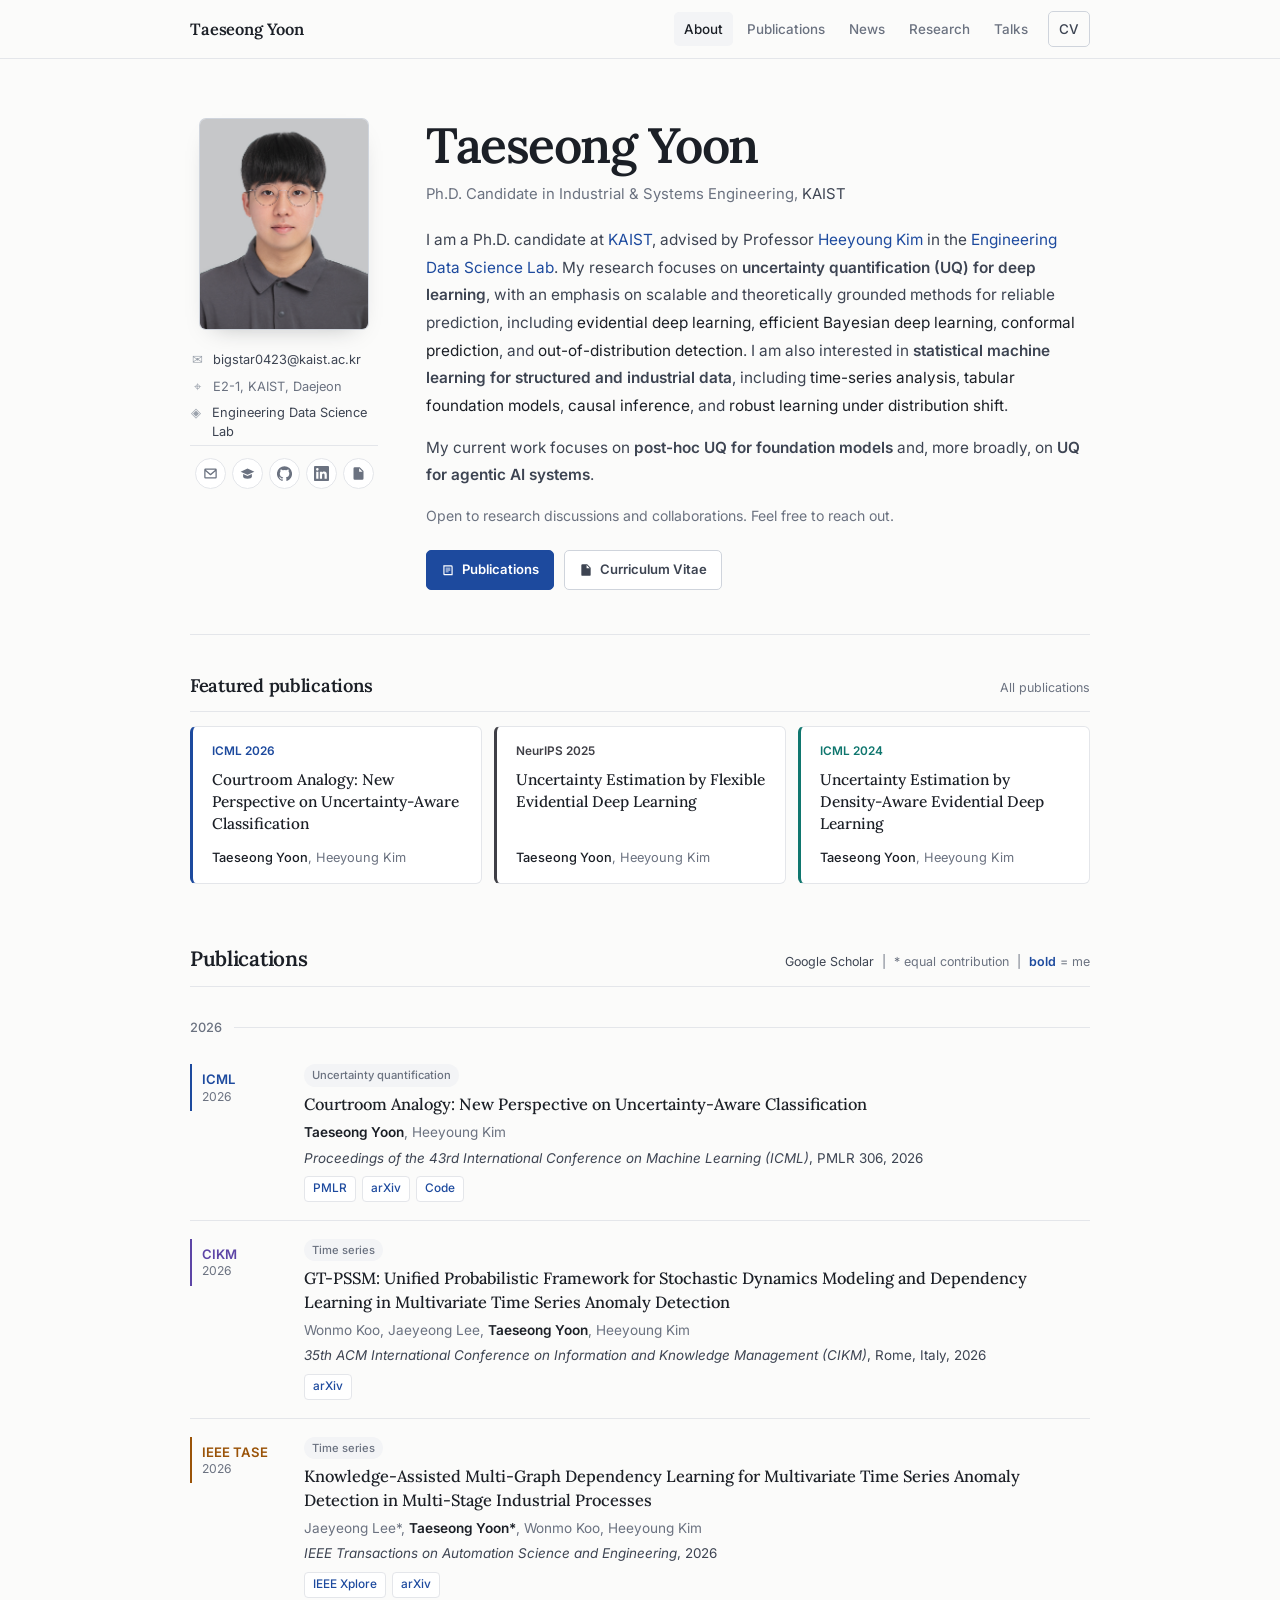
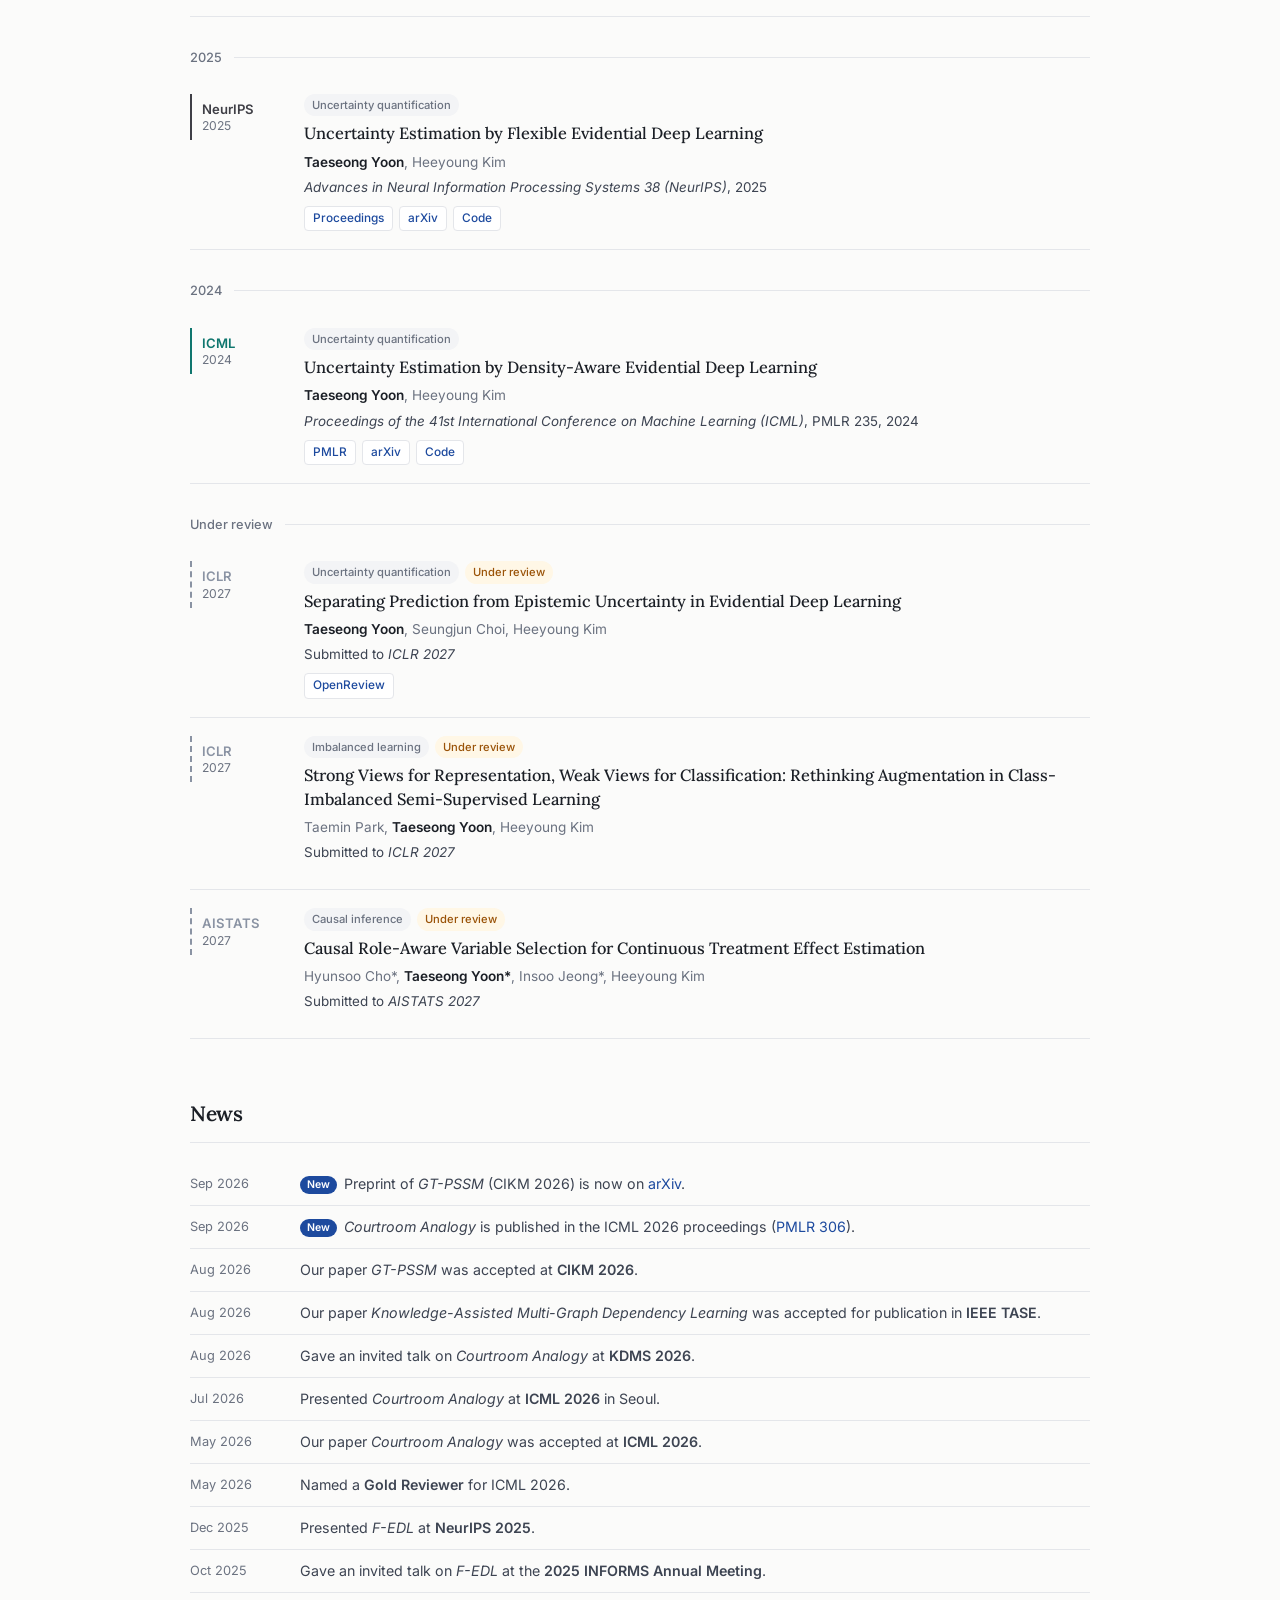
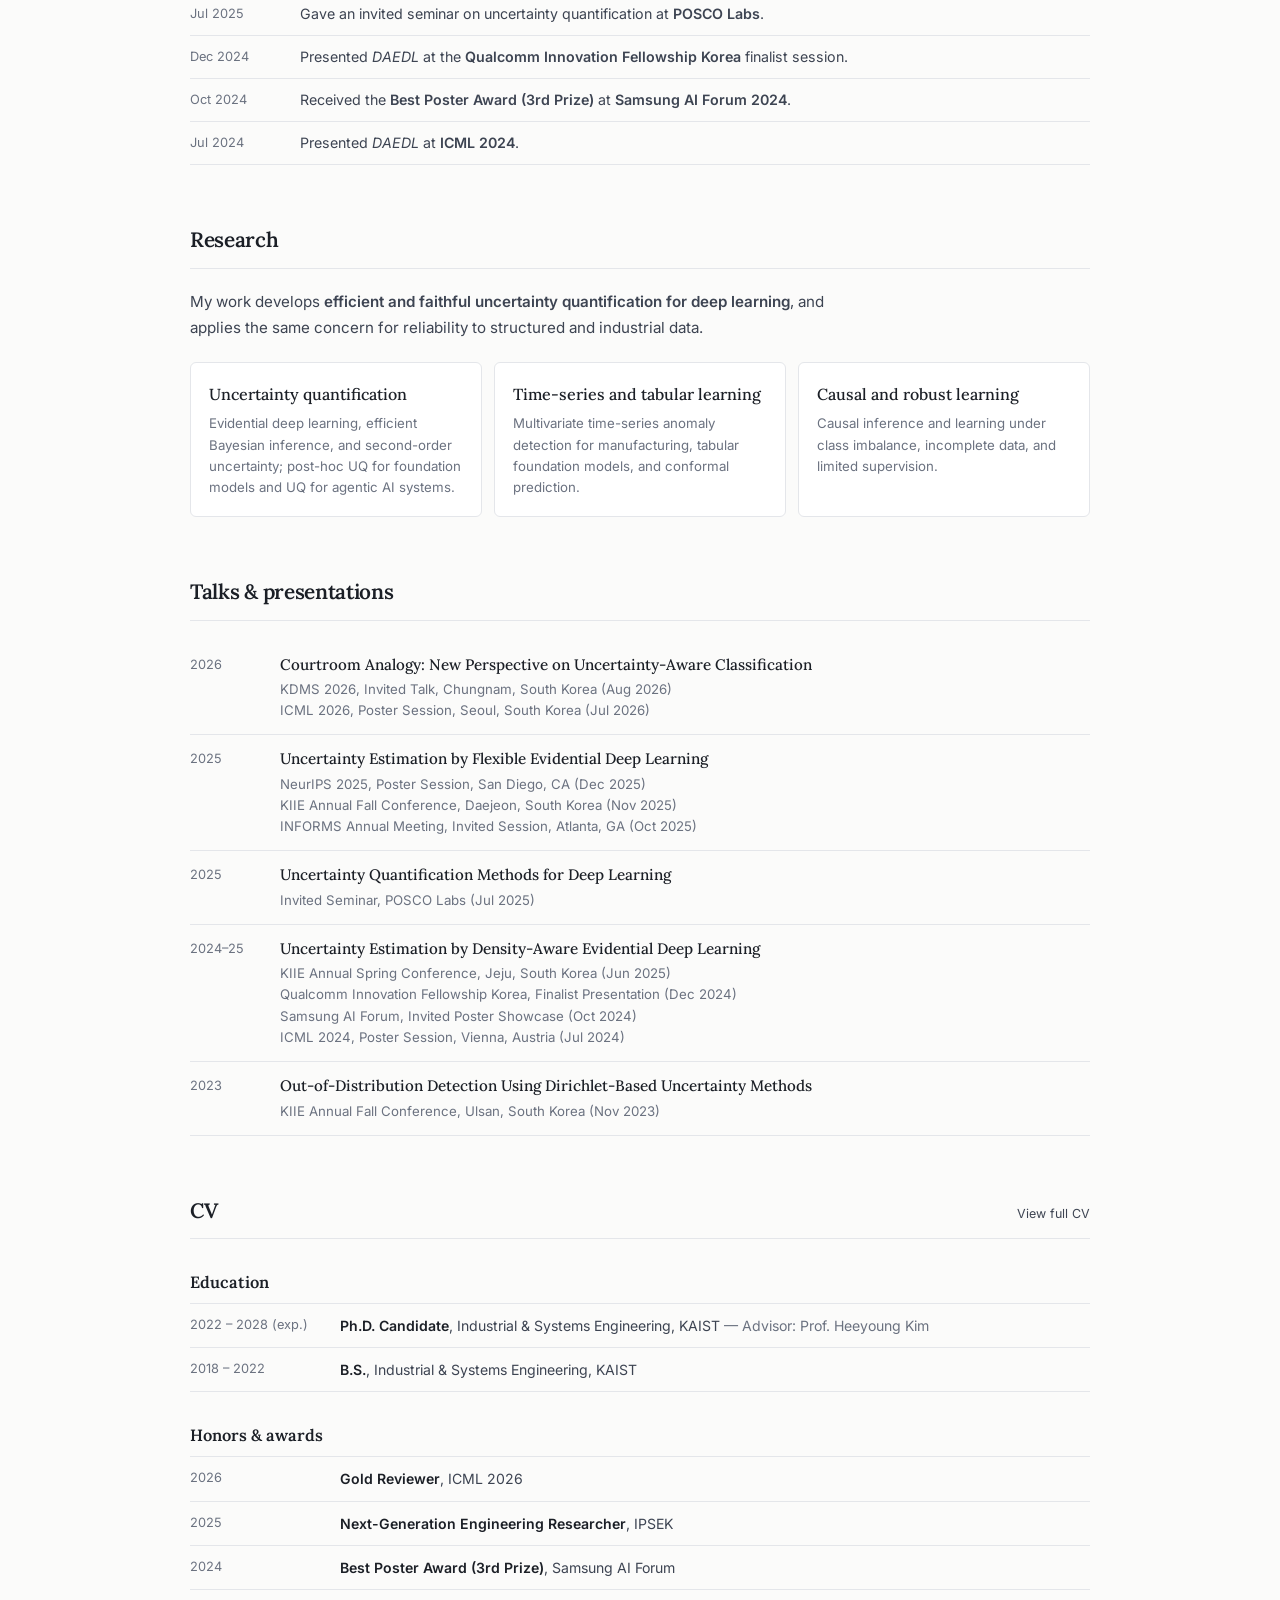
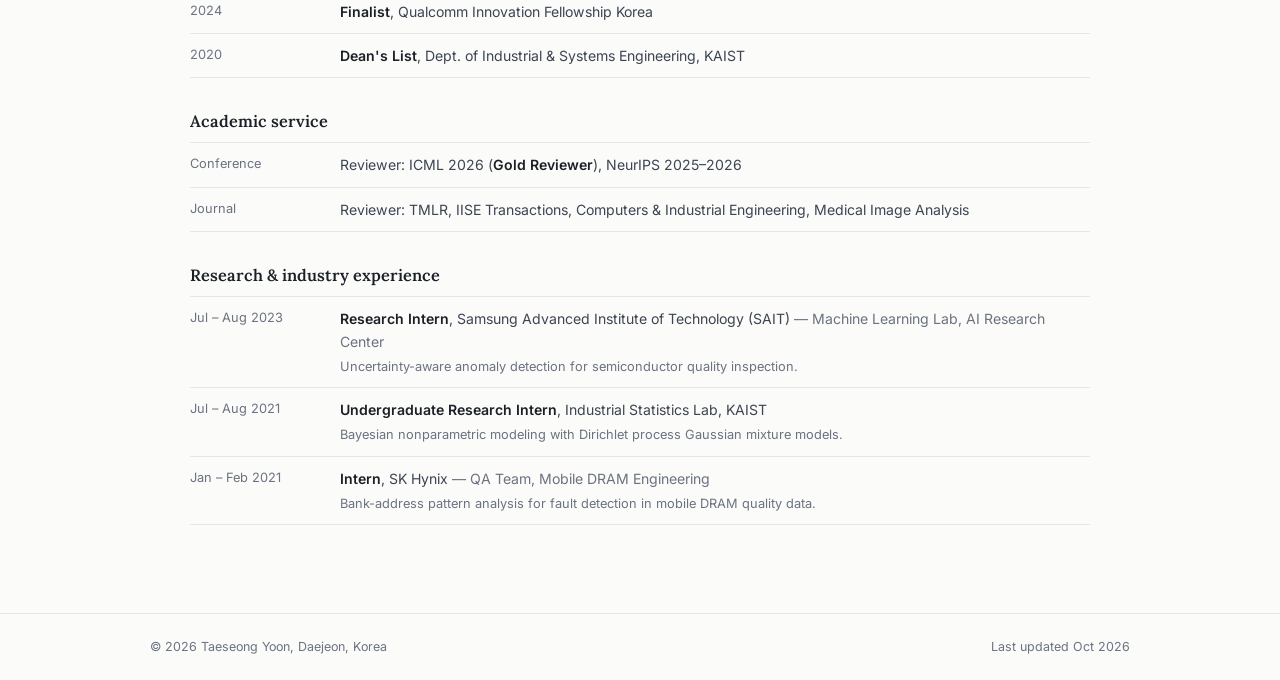
<file: index.html>
<!DOCTYPE html>
<html lang="en">
<head>
<meta charset="utf-8"/>
<meta content="width=device-width, initial-scale=1.0" name="viewport"/>
<title>Taeseong Yoon</title>
<meta content="Taeseong Yoon — Ph.D. candidate at KAIST. Uncertainty quantification for deep learning." name="description"/>
<meta content="Taeseong Yoon" name="author"/>
<meta content="website" property="og:type"/>
<meta content="Taeseong Yoon — KAIST" property="og:title"/>
<meta content="Ph.D. candidate at KAIST researching uncertainty quantification for deep learning." property="og:description"/>
<link href="https://fonts.googleapis.com" rel="preconnect"/>
<link crossorigin="" href="https://fonts.gstatic.com" rel="preconnect"/>
<link href="https://fonts.googleapis.com/css2?family=Inter:wght@400;500;600&amp;family=Lora:ital,wght@0,400;0,500;0,600;1,400;1,500&amp;display=swap" rel="stylesheet"/>
<link href="style.css?v=20261006" rel="stylesheet"/>
</head>
<body>
<a class="skip-link" href="#main">Skip to content</a>
<header class="topbar">
<nav aria-label="Primary" class="nav">
<a class="brand" href="#home">Taeseong Yoon</a>
<button aria-expanded="false" aria-label="Toggle navigation" class="nav-toggle"><span></span><span></span><span></span></button>
<ul class="nav-links" id="nav-links">
<li><a class="active" href="#home">About</a></li>
<li><a href="#publications">Publications</a></li>
<li><a href="#news">News</a></li>
<li><a href="#research">Research</a></li>
<li><a href="#talks">Talks</a></li>
<li><a class="nav-cv" href="cv.html">CV</a></li>
</ul>
</nav>
</header>
<main id="main">

<!-- Hero -->
<section class="hero" id="home">
<aside class="profile">
<div aria-label="Profile photo of Taeseong Yoon" class="profile-photo">
<img alt="Portrait of Taeseong Yoon" class="profile-image" decoding="async" fetchpriority="high" height="180" id="profile-image" loading="eager" onerror="this.hidden=true" src="assets/KakaoTalk_20260701_191512705.jpg?v=20260813f" width="180"/>
<span aria-hidden="true" class="photo-fallback">TY</span>
</div>
<div>
<ul class="contact-list">
<li><span aria-hidden="true" class="icon">✉</span><a href="mailto:bigstar0423@kaist.ac.kr">bigstar0423@kaist.ac.kr</a></li>
<li><span aria-hidden="true" class="icon">⌖</span>E2-1, KAIST, Daejeon</li>
<li><span aria-hidden="true" class="icon">◈</span><a href="https://eds.kaist.ac.kr/">Engineering Data Science Lab</a></li>
</ul>
<div class="socials">
<a aria-label="Email" href="mailto:bigstar0423@kaist.ac.kr" title="Email"><svg fill="currentColor" height="15" viewbox="0 0 24 24" width="15"><path d="M2 6a2 2 0 0 1 2-2h16a2 2 0 0 1 2 2v12a2 2 0 0 1-2 2H4a2 2 0 0 1-2-2V6Zm2.4 0L12 12.5 19.6 6H4.4ZM20 8.3l-7.4 6.4a1 1 0 0 1-1.2 0L4 8.3V18h16V8.3Z"></path></svg></a>
<a aria-label="Google Scholar" href="https://scholar.google.com/citations?hl=ko&amp;user=MSiVD2gAAAAJ" title="Google Scholar"><svg fill="currentColor" height="15" viewbox="0 0 24 24" width="15"><path d="M12 14 1 9l11-5 11 5-11 5Zm0 2 7-3.2v4.4c0 1.7-3.1 3.2-7 3.2s-7-1.5-7-3.2v-4.4L12 16Z"></path></svg></a>
<a aria-label="GitHub" href="https://github.com/TaeseongYoon" title="GitHub"><svg fill="currentColor" height="15" viewbox="0 0 24 24" width="15"><path d="M12 .5a12 12 0 0 0-3.8 23.4c.6.1.8-.3.8-.6v-2c-3.3.7-4-1.4-4-1.4-.6-1.4-1.4-1.8-1.4-1.8-1.1-.8.1-.8.1-.8 1.2.1 1.9 1.2 1.9 1.2 1.1 1.9 2.9 1.4 3.6 1 .1-.8.4-1.4.8-1.7-2.7-.3-5.5-1.3-5.5-6 0-1.3.5-2.4 1.2-3.2-.1-.3-.5-1.5.1-3.1 0 0 1-.3 3.3 1.2a11 11 0 0 1 6 0c2.3-1.5 3.3-1.2 3.3-1.2.6 1.6.2 2.8.1 3.1.8.8 1.2 1.9 1.2 3.2 0 4.6-2.8 5.7-5.5 6 .4.4.8 1.1.8 2.2v3.3c0 .3.2.7.8.6A12 12 0 0 0 12 .5Z"></path></svg></a>
<a aria-label="LinkedIn" href="https://www.linkedin.com/in/taeseong-yoon-3ba757208" title="LinkedIn"><svg fill="currentColor" height="15" viewbox="0 0 24 24" width="15"><path d="M20.45 20.45h-3.55v-5.57c0-1.33-.03-3.04-1.85-3.04-1.85 0-2.14 1.45-2.14 2.94v5.67H9.36V9h3.41v1.56h.05c.48-.9 1.64-1.85 3.37-1.85 3.6 0 4.27 2.37 4.27 5.45v6.29ZM5.34 7.43a2.06 2.06 0 1 1 0-4.12 2.06 2.06 0 0 1 0 4.12ZM7.12 20.45H3.56V9h3.56v11.45ZM22.22 0H1.77C.79 0 0 .78 0 1.74v20.52C0 23.22.79 24 1.77 24h20.45c.98 0 1.78-.78 1.78-1.74V1.74C24 .78 23.2 0 22.22 0Z"></path></svg></a>
<a aria-label="CV" href="cv.html" title="CV"><svg fill="currentColor" height="15" viewbox="0 0 24 24" width="15"><path d="M14 2H6a2 2 0 0 0-2 2v16a2 2 0 0 0 2 2h12a2 2 0 0 0 2-2V8l-6-6Zm-1 7V3.5L18.5 9H13Z"></path></svg></a>
</div>
</div>
</aside>
<div>
<div class="hero-head">
<h1 class="display">Taeseong Yoon</h1>
<p class="subtitle">Ph.D. Candidate in Industrial &amp; Systems Engineering, <a href="https://kaist.ac.kr">KAIST</a></p>
</div>
<div class="bio">
<p>
I am a Ph.D. candidate at <a href="https://kaist.ac.kr">KAIST</a>, advised by
Professor <a href="https://eds.kaist.ac.kr/">Heeyoung Kim</a> in the
<a href="https://eds.kaist.ac.kr/">Engineering Data Science Lab</a>.
My research focuses on <strong>uncertainty quantification (UQ) for deep learning</strong>,
with an emphasis on scalable and theoretically grounded methods for reliable prediction,
including <em>evidential deep learning</em>, <em>efficient Bayesian deep learning</em>,
<em>conformal prediction</em>, and <em>out-of-distribution detection</em>.
I am also interested in <strong>statistical machine learning for structured and industrial data</strong>,
including <em>time-series analysis</em>, <em>tabular foundation models</em>,
<em>causal inference</em>, and <em>robust learning under distribution shift</em>.
</p>
<p>
My current work focuses on <strong>post-hoc UQ for foundation models</strong> and, more broadly,
on <strong>UQ for agentic AI systems</strong>.
</p>
<p class="open-to">Open to research discussions and collaborations. Feel free to reach out.</p>
<div class="cv-cta">
<a class="cv-btn" href="#publications">
<svg fill="currentColor" height="14" viewbox="0 0 24 24" width="14"><path d="M4 4h13.5a2.5 2.5 0 0 1 2.5 2.5V20a1 1 0 0 1-1 1H6a2 2 0 0 1-2-2V4Zm2 14a1 1 0 0 0 1 1h11V6.5a.5.5 0 0 0-.5-.5H6v12ZM8 8h8v1.5H8V8Zm0 3.25h8v1.5H8v-1.5ZM8 14.5h5V16H8v-1.5Z"></path></svg>
Publications
</a>
<a class="cv-btn cv-btn-outline" href="cv.html">
<svg fill="currentColor" height="14" viewbox="0 0 24 24" width="14"><path d="M14 2H6a2 2 0 0 0-2 2v16a2 2 0 0 0 2 2h12a2 2 0 0 0 2-2V8l-6-6Zm-1 7V3.5L18.5 9H13Z"></path></svg>
Curriculum Vitae
</a>
</div>
</div>
</div>
</section>

<!-- Featured publications -->
<section aria-labelledby="featured-publications-title" class="featured-pubs-wrap">
<div class="featured-pubs-head">
<h2 class="featured-pubs-title" id="featured-publications-title">Featured publications</h2>
<a class="featured-pubs-all" href="#publications">All publications</a>
</div>
<div class="featured-pubs">
<a class="fp-card fp-icml26" href="https://proceedings.mlr.press/v306/yoon26c.html" rel="noopener" target="_blank">
<span class="fp-venue">ICML 2026</span>
<h3 class="fp-title">Courtroom Analogy: New Perspective on Uncertainty-Aware Classification</h3>
<p class="fp-authors"><strong>Taeseong Yoon</strong>, Heeyoung Kim</p>
</a>
<a class="fp-card fp-neurips" href="https://proceedings.neurips.cc/paper_files/paper/2025/hash/abf0ea3ae33d1a931483e327ff8d94f8-Abstract-Conference.html" rel="noopener" target="_blank">
<span class="fp-venue">NeurIPS 2025</span>
<h3 class="fp-title">Uncertainty Estimation by Flexible Evidential Deep Learning</h3>
<p class="fp-authors"><strong>Taeseong Yoon</strong>, Heeyoung Kim</p>
</a>
<a class="fp-card fp-icml24" href="https://proceedings.mlr.press/v235/yoon24a.html" rel="noopener" target="_blank">
<span class="fp-venue">ICML 2024</span>
<h3 class="fp-title">Uncertainty Estimation by Density-Aware Evidential Deep Learning</h3>
<p class="fp-authors"><strong>Taeseong Yoon</strong>, Heeyoung Kim</p>
</a>
</div>
</section>

<!-- Publications -->
<section class="block" id="publications">
<div class="section-header">
<h2 class="block-title">Publications</h2>
<span class="section-meta"><a href="https://scholar.google.com/citations?hl=ko&amp;user=MSiVD2gAAAAJ">Google Scholar</a> &nbsp;|&nbsp; * equal contribution &nbsp;|&nbsp; <strong class="self-mark">bold</strong> = me</span>
</div>

<p class="year-label">2026</p>

<article class="paper paper-icml">
<div class="paper-chip"><span class="chip-venue">ICML</span><span class="chip-year">2026</span></div>
<div class="paper-body">
<div class="tag-row"><span class="tpill">Uncertainty quantification</span></div>
<h4>Courtroom Analogy: New Perspective on Uncertainty-Aware Classification</h4>
<p class="authors"><strong>Taeseong Yoon</strong>, Heeyoung Kim</p>
<span class="venue-text"><em>Proceedings of the 43rd International Conference on Machine Learning (ICML)</em>, PMLR 306, 2026</span>
<div class="links">
<a href="https://proceedings.mlr.press/v306/yoon26c.html">PMLR</a>
<a href="https://arxiv.org/abs/2605.25616">arXiv</a>
<a href="https://github.com/TaeseongYoon/MoDEX">Code</a>
</div>
</div>
</article>

<article class="paper paper-cikm" id="gt-pssm">
<div class="paper-chip"><span class="chip-venue">CIKM</span><span class="chip-year">2026</span></div>
<div class="paper-body">
<div class="tag-row"><span class="tpill">Time series</span></div>
<h4>GT-PSSM: Unified Probabilistic Framework for Stochastic Dynamics Modeling and Dependency Learning in Multivariate Time Series Anomaly Detection</h4>
<p class="authors">Wonmo Koo, Jaeyeong Lee, <strong>Taeseong Yoon</strong>, Heeyoung Kim</p>
<span class="venue-text"><em>35th ACM International Conference on Information and Knowledge Management (CIKM)</em>, Rome, Italy, 2026</span>
<div class="links">
<a href="https://arxiv.org/abs/2609.34161">arXiv</a>
</div>
</div>
</article>

<article class="paper paper-tase">
<div class="paper-chip"><span class="chip-venue">IEEE TASE</span><span class="chip-year">2026</span></div>
<div class="paper-body">
<div class="tag-row"><span class="tpill">Time series</span></div>
<h4>Knowledge-Assisted Multi-Graph Dependency Learning for Multivariate Time Series Anomaly Detection in Multi-Stage Industrial Processes</h4>
<p class="authors">Jaeyeong Lee*, <strong>Taeseong Yoon*</strong>, Wonmo Koo, Heeyoung Kim</p>
<span class="venue-text"><em>IEEE Transactions on Automation Science and Engineering</em>, 2026</span>
<div class="links">
<a href="https://ieeexplore.ieee.org/document/11614900/">IEEE Xplore</a>
<a href="https://arxiv.org/abs/2607.15799">arXiv</a>
</div>
</div>
</article>

<p class="year-label">2025</p>

<article class="paper paper-neurips">
<div class="paper-chip"><span class="chip-venue">NeurIPS</span><span class="chip-year">2025</span></div>
<div class="paper-body">
<div class="tag-row"><span class="tpill">Uncertainty quantification</span></div>
<h4>Uncertainty Estimation by Flexible Evidential Deep Learning</h4>
<p class="authors"><strong>Taeseong Yoon</strong>, Heeyoung Kim</p>
<span class="venue-text"><em>Advances in Neural Information Processing Systems 38 (NeurIPS)</em>, 2025</span>
<div class="links">
<a href="https://proceedings.neurips.cc/paper_files/paper/2025/hash/abf0ea3ae33d1a931483e327ff8d94f8-Abstract-Conference.html">Proceedings</a>
<a href="https://arxiv.org/abs/2510.18322">arXiv</a>
<a href="https://github.com/TaeseongYoon/F-EDL">Code</a>
</div>
</div>
</article>

<p class="year-label">2024</p>

<article class="paper paper-icml24">
<div class="paper-chip"><span class="chip-venue">ICML</span><span class="chip-year">2024</span></div>
<div class="paper-body">
<div class="tag-row"><span class="tpill">Uncertainty quantification</span></div>
<h4>Uncertainty Estimation by Density-Aware Evidential Deep Learning</h4>
<p class="authors"><strong>Taeseong Yoon</strong>, Heeyoung Kim</p>
<span class="venue-text"><em>Proceedings of the 41st International Conference on Machine Learning (ICML)</em>, PMLR 235, 2024</span>
<div class="links">
<a href="https://proceedings.mlr.press/v235/yoon24a.html">PMLR</a>
<a href="https://arxiv.org/abs/2409.08754">arXiv</a>
<a href="https://github.com/TaeseongYoon/DAEDL">Code</a>
</div>
</div>
</article>

<p class="year-label">Under review</p>

<article class="paper paper-target">
<div class="paper-chip"><span class="chip-venue">ICLR</span><span class="chip-year">2027</span></div>
<div class="paper-body">
<div class="tag-row"><span class="tpill">Uncertainty quantification</span><span class="spill spill-review">Under review</span></div>
<h4>Separating Prediction from Epistemic Uncertainty in Evidential Deep Learning</h4>
<p class="authors"><strong>Taeseong Yoon</strong>, Seungjun Choi, Heeyoung Kim</p>
<span class="venue-text">Submitted to <em>ICLR 2027</em></span>
<div class="links"><a href="https://openreview.net/forum?id=2tj7pEeVNZ">OpenReview</a></div>
</div>
</article>


<article class="paper paper-target">
<div class="paper-chip"><span class="chip-venue">ICLR</span><span class="chip-year">2027</span></div>
<div class="paper-body">
<div class="tag-row"><span class="tpill">Imbalanced learning</span><span class="spill spill-review">Under review</span></div>
<h4>Strong Views for Representation, Weak Views for Classification: Rethinking Augmentation in Class-Imbalanced Semi-Supervised Learning</h4>
<p class="authors">Taemin Park, <strong>Taeseong Yoon</strong>, Heeyoung Kim</p>
<span class="venue-text">Submitted to <em>ICLR 2027</em></span>
</div>
</article>

<article class="paper paper-target">
<div class="paper-chip"><span class="chip-venue">AISTATS</span><span class="chip-year">2027</span></div>
<div class="paper-body">
<div class="tag-row"><span class="tpill">Causal inference</span><span class="spill spill-review">Under review</span></div>
<h4>Causal Role-Aware Variable Selection for Continuous Treatment Effect Estimation</h4>
<p class="authors">Hyunsoo Cho*, <strong>Taeseong Yoon*</strong>, Insoo Jeong*, Heeyoung Kim</p>
<span class="venue-text">Submitted to <em>AISTATS 2027</em></span>
</div>
</article>
</section>

<!-- News -->
<section class="block" id="news">
<div class="section-header"><h2 class="block-title">News</h2></div>
<ul class="news-list">
<li><time>Sep 2026</time><p><span class="badge">New</span>Preprint of <em>GT-PSSM</em> (CIKM 2026) is now on <a href="https://arxiv.org/abs/2609.34161">arXiv</a>.</p></li>
<li><time>Sep 2026</time><p><span class="badge">New</span><em>Courtroom Analogy</em> is published in the ICML 2026 proceedings (<a href="https://proceedings.mlr.press/v306/yoon26c.html">PMLR 306</a>).</p></li>
<li><time>Aug 2026</time><p>Our paper <em>GT-PSSM</em> was accepted at <strong>CIKM 2026</strong>.</p></li>
<li><time>Aug 2026</time><p>Our paper <em>Knowledge-Assisted Multi-Graph Dependency Learning</em> was accepted for publication in <strong>IEEE TASE</strong>.</p></li>
<li><time>Aug 2026</time><p>Gave an invited talk on <em>Courtroom Analogy</em> at <strong>KDMS 2026</strong>.</p></li>
<li><time>Jul 2026</time><p>Presented <em>Courtroom Analogy</em> at <strong>ICML 2026</strong> in Seoul.</p></li>
<li><time>May 2026</time><p>Our paper <em>Courtroom Analogy</em> was accepted at <strong>ICML 2026</strong>.</p></li>
<li><time>May 2026</time><p>Named a <strong>Gold Reviewer</strong> for ICML 2026.</p></li>
<li><time>Dec 2025</time><p>Presented <em>F-EDL</em> at <strong>NeurIPS 2025</strong>.</p></li>
<li><time>Oct 2025</time><p>Gave an invited talk on <em>F-EDL</em> at the <strong>2025 INFORMS Annual Meeting</strong>.</p></li>
<li><time>Jul 2025</time><p>Gave an invited seminar on uncertainty quantification at <strong>POSCO Labs</strong>.</p></li>
<li><time>Dec 2024</time><p>Presented <em>DAEDL</em> at the <strong>Qualcomm Innovation Fellowship Korea</strong> finalist session.</p></li>
<li><time>Oct 2024</time><p>Received the <strong>Best Poster Award (3rd Prize)</strong> at <strong>Samsung AI Forum 2024</strong>.</p></li>
<li><time>Jul 2024</time><p>Presented <em>DAEDL</em> at <strong>ICML 2024</strong>.</p></li>
</ul>
</section>

<!-- Research -->
<section class="block" id="research">
<div class="section-header"><h2 class="block-title">Research</h2></div>
<p class="research-lead">
My work develops <strong>efficient and faithful uncertainty quantification for deep learning</strong>,
and applies the same concern for reliability to structured and industrial data.
</p>
<div class="research-grid">
<div class="ri-card">
<h3>Uncertainty quantification</h3>
<p>Evidential deep learning, efficient Bayesian inference, and second-order uncertainty; post-hoc UQ for foundation models and UQ for agentic AI systems.</p>
</div>
<div class="ri-card">
<h3>Time-series and tabular learning</h3>
<p>Multivariate time-series anomaly detection for manufacturing, tabular foundation models, and conformal prediction.</p>
</div>
<div class="ri-card">
<h3>Causal and robust learning</h3>
<p>Causal inference and learning under class imbalance, incomplete data, and limited supervision.</p>
</div>
</div>
</section>

<!-- Talks -->
<section class="block" id="talks">
<div class="section-header"><h2 class="block-title">Talks &amp; presentations</h2></div>
<ul class="talk-list">
<li><time>2026</time><div>
<h4>Courtroom Analogy: New Perspective on Uncertainty-Aware Classification</h4>
<ul>
<li>KDMS 2026, Invited Talk, Chungnam, South Korea (Aug 2026)</li>
<li>ICML 2026, Poster Session, Seoul, South Korea (Jul 2026)</li>
</ul>
</div></li>
<li><time>2025</time><div>
<h4>Uncertainty Estimation by Flexible Evidential Deep Learning</h4>
<ul>
<li>NeurIPS 2025, Poster Session, San Diego, CA (Dec 2025)</li>
<li>KIIE Annual Fall Conference, Daejeon, South Korea (Nov 2025)</li>
<li>INFORMS Annual Meeting, Invited Session, Atlanta, GA (Oct 2025)</li>
</ul>
</div></li>
<li><time>2025</time><div>
<h4>Uncertainty Quantification Methods for Deep Learning</h4>
<ul><li>Invited Seminar, POSCO Labs (Jul 2025)</li></ul>
</div></li>
<li><time>2024–25</time><div>
<h4>Uncertainty Estimation by Density-Aware Evidential Deep Learning</h4>
<ul>
<li>KIIE Annual Spring Conference, Jeju, South Korea (Jun 2025)</li>
<li>Qualcomm Innovation Fellowship Korea, Finalist Presentation (Dec 2024)</li>
<li>Samsung AI Forum, Invited Poster Showcase (Oct 2024)</li>
<li>ICML 2024, Poster Session, Vienna, Austria (Jul 2024)</li>
</ul>
</div></li>
<li><time>2023</time><div>
<h4>Out-of-Distribution Detection Using Dirichlet-Based Uncertainty Methods</h4>
<ul><li>KIIE Annual Fall Conference, Ulsan, South Korea (Nov 2023)</li></ul>
</div></li>
</ul>
</section>

<!-- CV summary -->
<section class="block" id="cv">
<div class="section-header">
<h2 class="block-title">CV</h2>
<span class="section-meta"><a href="cv.html">View full CV</a></span>
</div>
<div class="cv-group">
<h3 class="cv-group-title">Education</h3>
<ul class="cv-list">
<li><time>2022 – 2028 (exp.)</time><span><strong>Ph.D. Candidate</strong>, Industrial &amp; Systems Engineering, KAIST<span class="dim"> — Advisor: Prof. Heeyoung Kim</span></span></li>
<li><time>2018 – 2022</time><span><strong>B.S.</strong>, Industrial &amp; Systems Engineering, KAIST</span></li>
</ul>
</div>
<div class="cv-group">
<h3 class="cv-group-title">Honors &amp; awards</h3>
<ul class="cv-list">
<li><time>2026</time><span><strong>Gold Reviewer</strong>, ICML 2026</span></li>
<li><time>2025</time><span><strong>Next-Generation Engineering Researcher</strong>, IPSEK</span></li>
<li><time>2024</time><span><strong>Best Poster Award (3rd Prize)</strong>, Samsung AI Forum</span></li>
<li><time>2024</time><span><strong>Finalist</strong>, Qualcomm Innovation Fellowship Korea</span></li>
<li><time>2020</time><span><strong>Dean's List</strong>, Dept. of Industrial &amp; Systems Engineering, KAIST</span></li>
</ul>
</div>
<div class="cv-group">
<h3 class="cv-group-title">Academic service</h3>
<ul class="cv-list">
<li><time>Conference</time><span>Reviewer: ICML 2026 (<strong>Gold Reviewer</strong>), NeurIPS 2025–2026</span></li>
<li><time>Journal</time><span>Reviewer: TMLR, IISE Transactions, Computers &amp; Industrial Engineering, Medical Image Analysis</span></li>
</ul>
</div>
<div class="cv-group">
<h3 class="cv-group-title">Research &amp; industry experience</h3>
<ul class="cv-list">
<li><time>Jul – Aug 2023</time><span><strong>Research Intern</strong>, Samsung Advanced Institute of Technology (SAIT)<span class="dim"> — Machine Learning Lab, AI Research Center</span><span class="cv-note">Uncertainty-aware anomaly detection for semiconductor quality inspection.</span></span></li>
<li><time>Jul – Aug 2021</time><span><strong>Undergraduate Research Intern</strong>, Industrial Statistics Lab, KAIST<span class="cv-note">Bayesian nonparametric modeling with Dirichlet process Gaussian mixture models.</span></span></li>
<li><time>Jan – Feb 2021</time><span><strong>Intern</strong>, SK Hynix<span class="dim"> — QA Team, Mobile DRAM Engineering</span><span class="cv-note">Bank-address pattern analysis for fault detection in mobile DRAM quality data.</span></span></li>
</ul>
</div>
</section>
</main>

<footer class="footer">
<div class="footer-inner">
<p>© 2026 Taeseong Yoon, Daejeon, Korea</p>
<p>Last updated <time>Oct 2026</time></p>
</div>
</footer>
<script>
const toggle = document.querySelector('.nav-toggle');
const links  = document.querySelector('.nav-links');
if (toggle && links) toggle.addEventListener('click', () => {
  const open = links.classList.toggle('open');
  toggle.setAttribute('aria-expanded', open);
  toggle.classList.toggle('is-open', open);
});
if (links) links.querySelectorAll('a').forEach(a => a.addEventListener('click', () => {
  links.classList.remove('open'); toggle.classList.remove('is-open'); toggle.setAttribute('aria-expanded', 'false');
}));
const sections   = document.querySelectorAll('main section[id]');
const navAnchors = document.querySelectorAll('.nav-links a[href^="#"]');
const obs = new IntersectionObserver(entries => {
  entries.forEach(e => {
    if (e.isIntersecting) {
      const id = e.target.id;
      navAnchors.forEach(a => a.classList.toggle('active', a.getAttribute('href') === '#' + id));
    }
  });
}, { threshold: 0.2 });
sections.forEach(s => obs.observe(s));
</script>
</body>
</html>
</file>
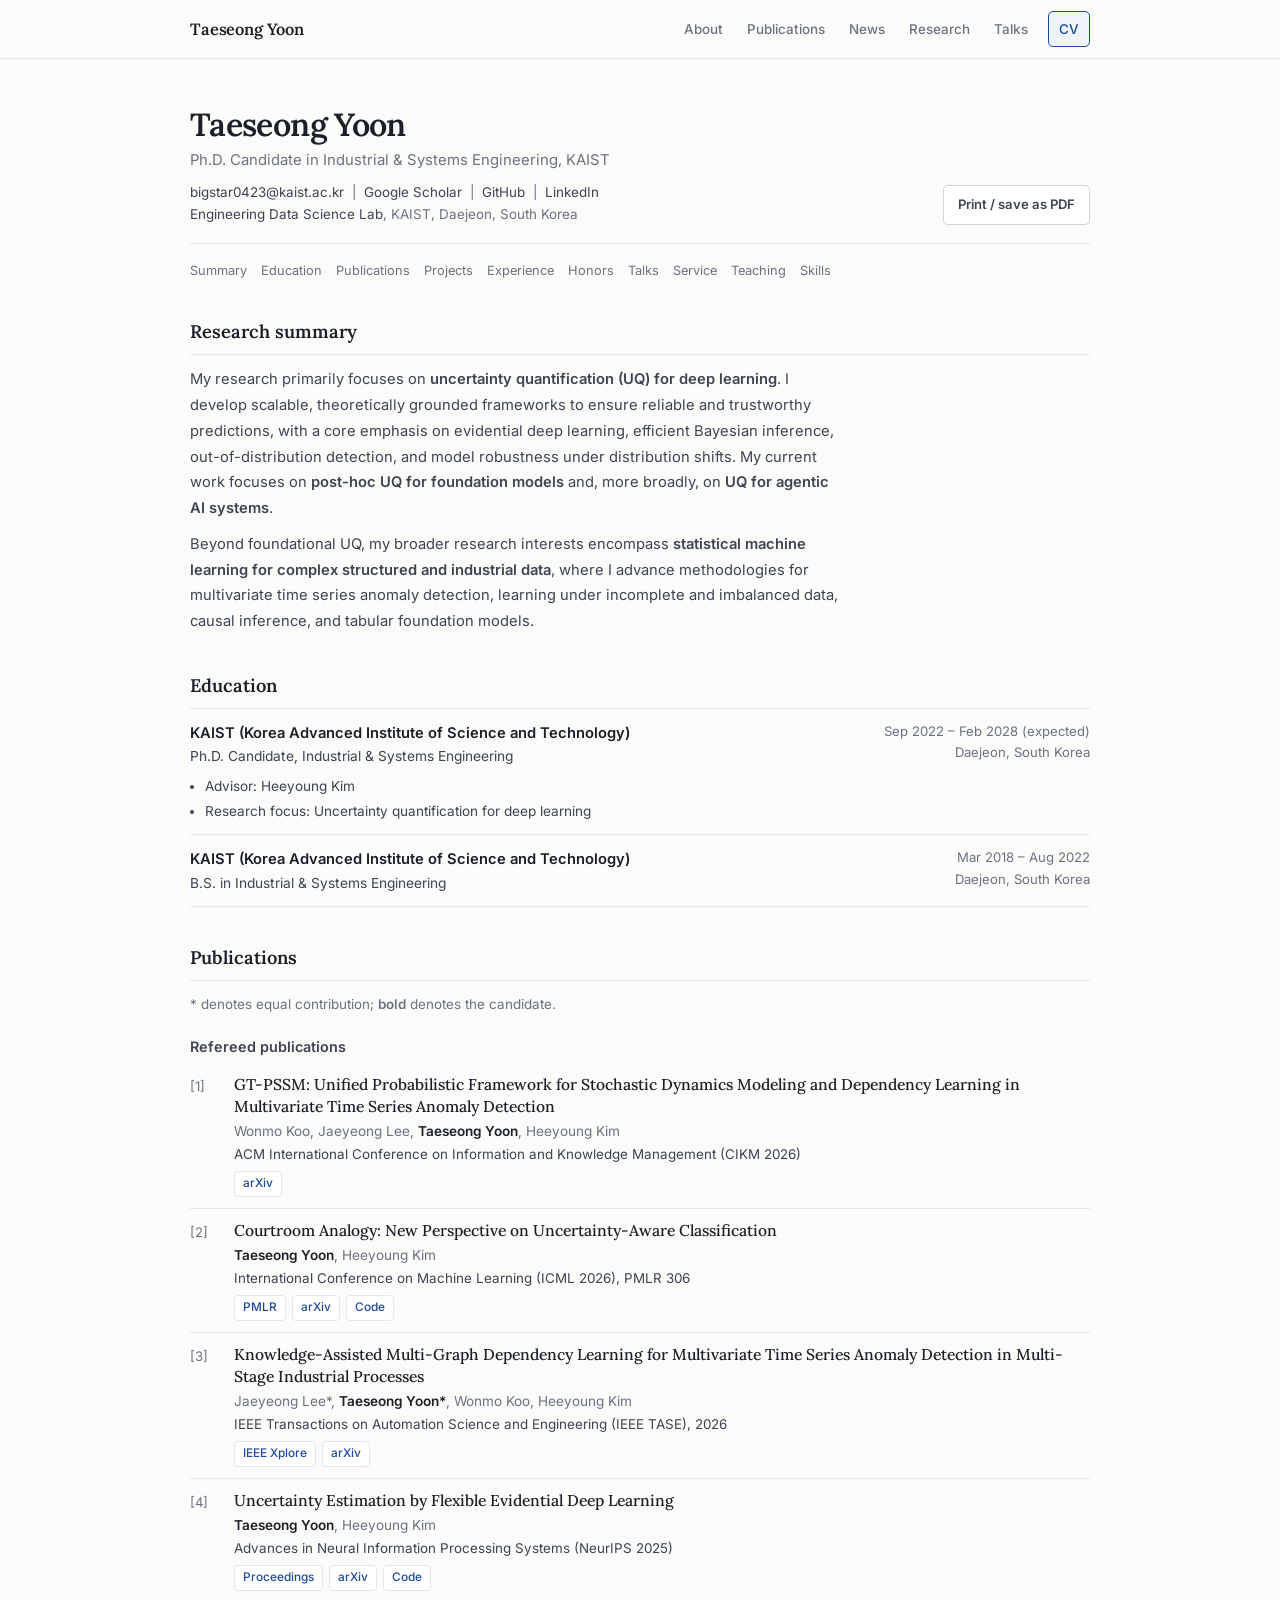
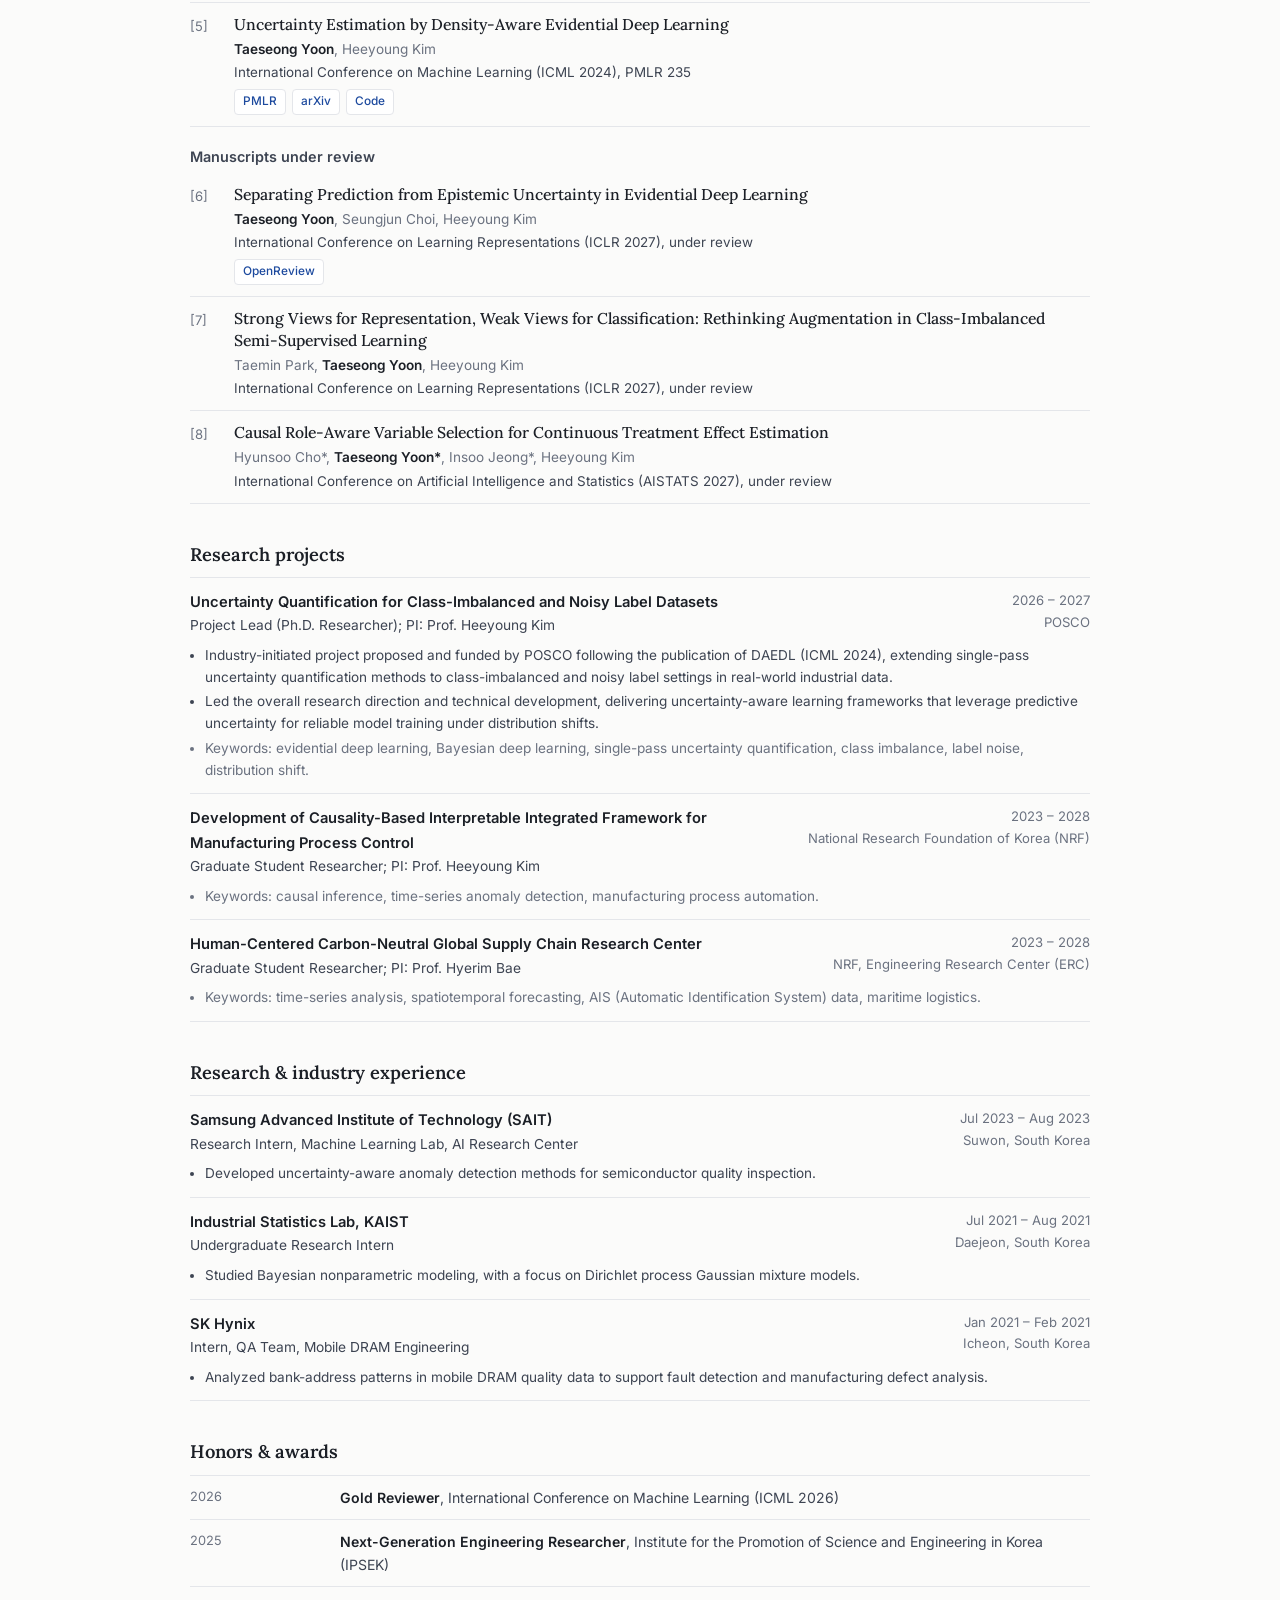
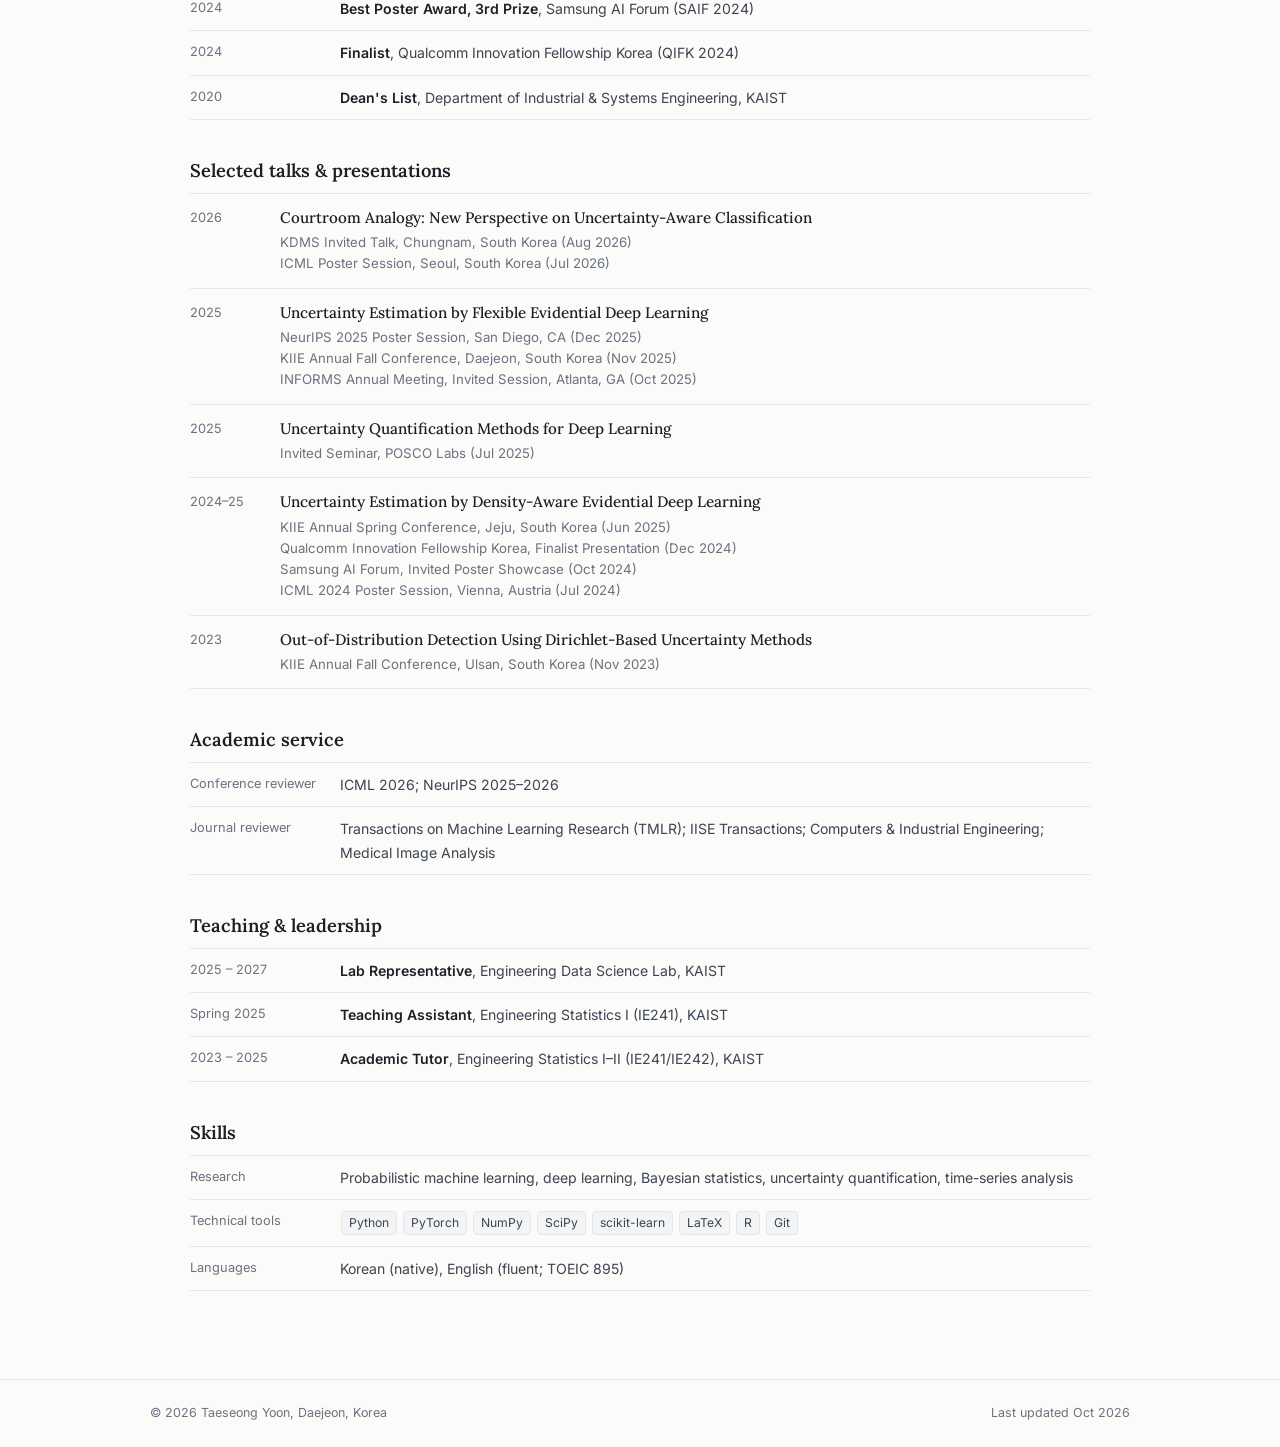
<file: cv.html>
<!DOCTYPE html>
<html lang="en">
<head>
<meta charset="utf-8"/>
<meta content="width=device-width, initial-scale=1.0" name="viewport"/>
<title>CV — Taeseong Yoon</title>
<meta content="Curriculum vitae of Taeseong Yoon, Ph.D. candidate in Industrial & Systems Engineering at KAIST." name="description"/>
<link href="https://fonts.googleapis.com" rel="preconnect"/>
<link crossorigin="" href="https://fonts.gstatic.com" rel="preconnect"/>
<link href="https://fonts.googleapis.com/css2?family=Inter:wght@400;500;600&amp;family=Lora:ital,wght@0,400;0,500;0,600;1,400;1,500&amp;display=swap" rel="stylesheet"/>
<link href="style.css?v=20261006" rel="stylesheet"/>
</head>
<body>
<a class="skip-link" href="#main">Skip to content</a>
<header class="topbar">
<nav aria-label="Primary" class="nav">
<a class="brand" href="index.html">Taeseong Yoon</a>
<button aria-expanded="false" aria-label="Toggle navigation" class="nav-toggle"><span></span><span></span><span></span></button>
<ul class="nav-links" id="nav-links">
<li><a href="index.html#home">About</a></li>
<li><a href="index.html#publications">Publications</a></li>
<li><a href="index.html#news">News</a></li>
<li><a href="index.html#research">Research</a></li>
<li><a href="index.html#talks">Talks</a></li>
<li><a class="nav-cv active" href="cv.html">CV</a></li>
</ul>
</nav>
</header>
<main id="main" class="cv-page">

<div class="cv-page-head">
<div>
<h1>Taeseong Yoon</h1>
<p class="subtitle">Ph.D. Candidate in Industrial &amp; Systems Engineering, KAIST</p>
<p class="cv-contact">
<a href="mailto:bigstar0423@kaist.ac.kr">bigstar0423@kaist.ac.kr</a> &nbsp;|&nbsp;
<a href="https://scholar.google.com/citations?hl=ko&amp;user=MSiVD2gAAAAJ">Google Scholar</a> &nbsp;|&nbsp;
<a href="https://github.com/TaeseongYoon">GitHub</a> &nbsp;|&nbsp;
<a href="https://www.linkedin.com/in/taeseong-yoon-3ba757208">LinkedIn</a><br/>
<a href="https://eds.kaist.ac.kr/">Engineering Data Science Lab</a>, KAIST, Daejeon, South Korea
</p>
</div>
<a class="cv-btn cv-btn-outline" href="javascript:window.print()">Print / save as PDF</a>
</div>
<nav class="cv-toc" aria-label="CV sections">
<a href="#summary">Summary</a><a href="#education">Education</a><a href="#publications">Publications</a><a href="#projects">Projects</a><a href="#experience">Experience</a><a href="#honors">Honors</a><a href="#talks">Talks</a><a href="#service">Service</a><a href="#teaching">Teaching</a><a href="#skills">Skills</a>
</nav>

<section class="cv-section" id="summary">
<h2>Research summary</h2>
<p class="cv-prose">My research primarily focuses on <strong>uncertainty quantification (UQ) for deep learning</strong>. I develop scalable, theoretically grounded frameworks to ensure reliable and trustworthy predictions, with a core emphasis on evidential deep learning, efficient Bayesian inference, out-of-distribution detection, and model robustness under distribution shifts. My current work focuses on <strong>post-hoc UQ for foundation models</strong> and, more broadly, on <strong>UQ for agentic AI systems</strong>.</p>
<p class="cv-prose">Beyond foundational UQ, my broader research interests encompass <strong>statistical machine learning for complex structured and industrial data</strong>, where I advance methodologies for multivariate time series anomaly detection, learning under incomplete and imbalanced data, causal inference, and tabular foundation models.</p>
</section>

<section class="cv-section" id="education">
<h2>Education</h2>
<div class="cv-entry">
<div><div class="e-title">KAIST (Korea Advanced Institute of Science and Technology)</div><div class="e-sub">Ph.D. Candidate, Industrial &amp; Systems Engineering</div></div>
<div class="e-when">Sep 2022 – Feb 2028 (expected)<br/>Daejeon, South Korea</div>
<ul><li>Advisor: Heeyoung Kim</li><li>Research focus: Uncertainty quantification for deep learning</li></ul>
</div>
<div class="cv-entry">
<div><div class="e-title">KAIST (Korea Advanced Institute of Science and Technology)</div><div class="e-sub">B.S. in Industrial &amp; Systems Engineering</div></div>
<div class="e-when">Mar 2018 – Aug 2022<br/>Daejeon, South Korea</div>
</div>
</section>

<section class="cv-section" id="publications">
<h2>Publications</h2>
<p class="cv-prose" style="font-size:.84rem;color:var(--muted)">* denotes equal contribution; <strong>bold</strong> denotes the candidate.</p>
<h3>Refereed publications</h3>
<ol class="pub-list">
<li><div>
<div class="pub-title">GT-PSSM: Unified Probabilistic Framework for Stochastic Dynamics Modeling and Dependency Learning in Multivariate Time Series Anomaly Detection</div>
<div class="pub-authors">Wonmo Koo, Jaeyeong Lee, <strong>Taeseong Yoon</strong>, Heeyoung Kim</div>
<div class="pub-venue">ACM International Conference on Information and Knowledge Management (CIKM 2026)</div>
<div class="links"><a href="https://arxiv.org/abs/2609.34161">arXiv</a></div>
</div></li>
<li><div>
<div class="pub-title">Courtroom Analogy: New Perspective on Uncertainty-Aware Classification</div>
<div class="pub-authors"><strong>Taeseong Yoon</strong>, Heeyoung Kim</div>
<div class="pub-venue">International Conference on Machine Learning (ICML 2026), PMLR 306</div>
<div class="links"><a href="https://proceedings.mlr.press/v306/yoon26c.html">PMLR</a><a href="https://arxiv.org/abs/2605.25616">arXiv</a><a href="https://github.com/TaeseongYoon/MoDEX">Code</a></div>
</div></li>
<li><div>
<div class="pub-title">Knowledge-Assisted Multi-Graph Dependency Learning for Multivariate Time Series Anomaly Detection in Multi-Stage Industrial Processes</div>
<div class="pub-authors">Jaeyeong Lee*, <strong>Taeseong Yoon*</strong>, Wonmo Koo, Heeyoung Kim</div>
<div class="pub-venue">IEEE Transactions on Automation Science and Engineering (IEEE TASE), 2026</div>
<div class="links"><a href="https://ieeexplore.ieee.org/document/11614900/">IEEE Xplore</a><a href="https://arxiv.org/abs/2607.15799">arXiv</a></div>
</div></li>
<li><div>
<div class="pub-title">Uncertainty Estimation by Flexible Evidential Deep Learning</div>
<div class="pub-authors"><strong>Taeseong Yoon</strong>, Heeyoung Kim</div>
<div class="pub-venue">Advances in Neural Information Processing Systems (NeurIPS 2025)</div>
<div class="links"><a href="https://proceedings.neurips.cc/paper_files/paper/2025/hash/abf0ea3ae33d1a931483e327ff8d94f8-Abstract-Conference.html">Proceedings</a><a href="https://arxiv.org/abs/2510.18322">arXiv</a><a href="https://github.com/TaeseongYoon/F-EDL">Code</a></div>
</div></li>
<li><div>
<div class="pub-title">Uncertainty Estimation by Density-Aware Evidential Deep Learning</div>
<div class="pub-authors"><strong>Taeseong Yoon</strong>, Heeyoung Kim</div>
<div class="pub-venue">International Conference on Machine Learning (ICML 2024), PMLR 235</div>
<div class="links"><a href="https://proceedings.mlr.press/v235/yoon24a.html">PMLR</a><a href="https://arxiv.org/abs/2409.08754">arXiv</a><a href="https://github.com/TaeseongYoon/DAEDL">Code</a></div>
</div></li>
</ol>
<h3>Manuscripts under review</h3>
<ol class="pub-list" style="counter-reset: pub 5">
<li><div>
<div class="pub-title">Separating Prediction from Epistemic Uncertainty in Evidential Deep Learning</div>
<div class="pub-authors"><strong>Taeseong Yoon</strong>, Seungjun Choi, Heeyoung Kim</div>
<div class="pub-venue">International Conference on Learning Representations (ICLR 2027), under review</div>
<div class="links"><a href="https://openreview.net/forum?id=2tj7pEeVNZ">OpenReview</a></div>
</div></li>
<li><div>
<div class="pub-title">Strong Views for Representation, Weak Views for Classification: Rethinking Augmentation in Class-Imbalanced Semi-Supervised Learning</div>
<div class="pub-authors">Taemin Park, <strong>Taeseong Yoon</strong>, Heeyoung Kim</div>
<div class="pub-venue">International Conference on Learning Representations (ICLR 2027), under review</div>
</div></li>
<li><div>
<div class="pub-title">Causal Role-Aware Variable Selection for Continuous Treatment Effect Estimation</div>
<div class="pub-authors">Hyunsoo Cho*, <strong>Taeseong Yoon*</strong>, Insoo Jeong*, Heeyoung Kim</div>
<div class="pub-venue">International Conference on Artificial Intelligence and Statistics (AISTATS 2027), under review</div>
</div></li>
</ol>
</section>

<section class="cv-section" id="projects">
<h2>Research projects</h2>
<div class="cv-entry">
<div><div class="e-title">Uncertainty Quantification for Class-Imbalanced and Noisy Label Datasets</div><div class="e-sub">Project Lead (Ph.D. Researcher); PI: Prof. Heeyoung Kim</div></div>
<div class="e-when">2026 – 2027<br/>POSCO</div>
<ul>
<li>Industry-initiated project proposed and funded by POSCO following the publication of DAEDL (ICML 2024), extending single-pass uncertainty quantification methods to class-imbalanced and noisy label settings in real-world industrial data.</li>
<li>Led the overall research direction and technical development, delivering uncertainty-aware learning frameworks that leverage predictive uncertainty for reliable model training under distribution shifts.</li>
<li class="kw">Keywords: evidential deep learning, Bayesian deep learning, single-pass uncertainty quantification, class imbalance, label noise, distribution shift.</li>
</ul>
</div>
<div class="cv-entry">
<div><div class="e-title">Development of Causality-Based Interpretable Integrated Framework for Manufacturing Process Control</div><div class="e-sub">Graduate Student Researcher; PI: Prof. Heeyoung Kim</div></div>
<div class="e-when">2023 – 2028<br/>National Research Foundation of Korea (NRF)</div>
<ul><li class="kw">Keywords: causal inference, time-series anomaly detection, manufacturing process automation.</li></ul>
</div>
<div class="cv-entry">
<div><div class="e-title">Human-Centered Carbon-Neutral Global Supply Chain Research Center</div><div class="e-sub">Graduate Student Researcher; PI: Prof. Hyerim Bae</div></div>
<div class="e-when">2023 – 2028<br/>NRF, Engineering Research Center (ERC)</div>
<ul><li class="kw">Keywords: time-series analysis, spatiotemporal forecasting, AIS (Automatic Identification System) data, maritime logistics.</li></ul>
</div>
</section>

<section class="cv-section" id="experience">
<h2>Research &amp; industry experience</h2>
<div class="cv-entry">
<div><div class="e-title">Samsung Advanced Institute of Technology (SAIT)</div><div class="e-sub">Research Intern, Machine Learning Lab, AI Research Center</div></div>
<div class="e-when">Jul 2023 – Aug 2023<br/>Suwon, South Korea</div>
<ul><li>Developed uncertainty-aware anomaly detection methods for semiconductor quality inspection.</li></ul>
</div>
<div class="cv-entry">
<div><div class="e-title">Industrial Statistics Lab, KAIST</div><div class="e-sub">Undergraduate Research Intern</div></div>
<div class="e-when">Jul 2021 – Aug 2021<br/>Daejeon, South Korea</div>
<ul><li>Studied Bayesian nonparametric modeling, with a focus on Dirichlet process Gaussian mixture models.</li></ul>
</div>
<div class="cv-entry">
<div><div class="e-title">SK Hynix</div><div class="e-sub">Intern, QA Team, Mobile DRAM Engineering</div></div>
<div class="e-when">Jan 2021 – Feb 2021<br/>Icheon, South Korea</div>
<ul><li>Analyzed bank-address patterns in mobile DRAM quality data to support fault detection and manufacturing defect analysis.</li></ul>
</div>
</section>

<section class="cv-section" id="honors">
<h2>Honors &amp; awards</h2>
<ul class="cv-list">
<li><time>2026</time><span><strong>Gold Reviewer</strong>, International Conference on Machine Learning (ICML 2026)</span></li>
<li><time>2025</time><span><strong>Next-Generation Engineering Researcher</strong>, Institute for the Promotion of Science and Engineering in Korea (IPSEK)</span></li>
<li><time>2024</time><span><strong>Best Poster Award, 3rd Prize</strong>, Samsung AI Forum (SAIF 2024)</span></li>
<li><time>2024</time><span><strong>Finalist</strong>, Qualcomm Innovation Fellowship Korea (QIFK 2024)</span></li>
<li><time>2020</time><span><strong>Dean's List</strong>, Department of Industrial &amp; Systems Engineering, KAIST</span></li>
</ul>
</section>

<section class="cv-section" id="talks">
<h2>Selected talks &amp; presentations</h2>
<ul class="talk-list">
<li><time>2026</time><div><h4>Courtroom Analogy: New Perspective on Uncertainty-Aware Classification</h4>
<ul><li>KDMS Invited Talk, Chungnam, South Korea (Aug 2026)</li><li>ICML Poster Session, Seoul, South Korea (Jul 2026)</li></ul></div></li>
<li><time>2025</time><div><h4>Uncertainty Estimation by Flexible Evidential Deep Learning</h4>
<ul><li>NeurIPS 2025 Poster Session, San Diego, CA (Dec 2025)</li><li>KIIE Annual Fall Conference, Daejeon, South Korea (Nov 2025)</li><li>INFORMS Annual Meeting, Invited Session, Atlanta, GA (Oct 2025)</li></ul></div></li>
<li><time>2025</time><div><h4>Uncertainty Quantification Methods for Deep Learning</h4>
<ul><li>Invited Seminar, POSCO Labs (Jul 2025)</li></ul></div></li>
<li><time>2024–25</time><div><h4>Uncertainty Estimation by Density-Aware Evidential Deep Learning</h4>
<ul><li>KIIE Annual Spring Conference, Jeju, South Korea (Jun 2025)</li><li>Qualcomm Innovation Fellowship Korea, Finalist Presentation (Dec 2024)</li><li>Samsung AI Forum, Invited Poster Showcase (Oct 2024)</li><li>ICML 2024 Poster Session, Vienna, Austria (Jul 2024)</li></ul></div></li>
<li><time>2023</time><div><h4>Out-of-Distribution Detection Using Dirichlet-Based Uncertainty Methods</h4>
<ul><li>KIIE Annual Fall Conference, Ulsan, South Korea (Nov 2023)</li></ul></div></li>
</ul>
</section>

<section class="cv-section" id="service">
<h2>Academic service</h2>
<ul class="cv-list">
<li><time>Conference reviewer</time><span>ICML 2026; NeurIPS 2025–2026</span></li>
<li><time>Journal reviewer</time><span>Transactions on Machine Learning Research (TMLR); IISE Transactions; Computers &amp; Industrial Engineering; Medical Image Analysis</span></li>
</ul>
</section>

<section class="cv-section" id="teaching">
<h2>Teaching &amp; leadership</h2>
<ul class="cv-list">
<li><time>2025 – 2027</time><span><strong>Lab Representative</strong>, Engineering Data Science Lab, KAIST</span></li>
<li><time>Spring 2025</time><span><strong>Teaching Assistant</strong>, Engineering Statistics I (IE241), KAIST</span></li>
<li><time>2023 – 2025</time><span><strong>Academic Tutor</strong>, Engineering Statistics I–II (IE241/IE242), KAIST</span></li>
</ul>
</section>

<section class="cv-section" id="skills">
<h2>Skills</h2>
<ul class="cv-list">
<li><time>Research</time><span>Probabilistic machine learning, deep learning, Bayesian statistics, uncertainty quantification, time-series analysis</span></li>
<li><time>Technical tools</time><span><code>Python</code> <code>PyTorch</code> <code>NumPy</code> <code>SciPy</code> <code>scikit-learn</code> <code>LaTeX</code> <code>R</code> <code>Git</code></span></li>
<li><time>Languages</time><span>Korean (native), English (fluent; TOEIC 895)</span></li>
</ul>
</section>
</main>

<footer class="footer">
<div class="footer-inner">
<p>© 2026 Taeseong Yoon, Daejeon, Korea</p>
<p>Last updated <time>Oct 2026</time></p>
</div>
</footer>
<script>
const toggle = document.querySelector('.nav-toggle');
const links  = document.querySelector('.nav-links');
if (toggle && links) toggle.addEventListener('click', () => {
  const open = links.classList.toggle('open');
  toggle.setAttribute('aria-expanded', open);
  toggle.classList.toggle('is-open', open);
});
</script>
</body>
</html>
</file>
<file: style.css>
/* Taeseong Yoon — academic homepage, October 2026 */
@import url('https://fonts.googleapis.com/css2?family=Inter:wght@400;500;600&family=Lora:ital,wght@0,400;0,500;0,600;1,400;1,500&display=swap');

:root {
  --bg: #fbfbfa;
  --surface: #ffffff;
  --surface-soft: #f3f4f6;
  --ink: #1b1f26;
  --ink-2: #3d4452;
  --muted: #6b7280;
  --faint: #9aa1ab;
  --line: #e4e6ea;
  --line-strong: #cfd4dc;
  --accent: #1d4a9e;
  --accent-dark: #143572;
  --accent-soft: #eef3fc;
  --accent-line: #c5d3f0;
  --serif: "Lora", Georgia, "Times New Roman", serif;
  --sans: "Inter", -apple-system, BlinkMacSystemFont, "Segoe UI", sans-serif;
  --max: 980px;
  --gutter: clamp(20px, 4vw, 40px);
  --radius: 6px;
}

*, *::before, *::after { box-sizing: border-box; margin: 0; padding: 0; }
html { scroll-behavior: smooth; -webkit-text-size-adjust: 100%; }
body {
  background: var(--bg);
  color: var(--ink);
  font-family: var(--sans);
  font-size: 16px;
  line-height: 1.65;
  -webkit-font-smoothing: antialiased;
}
img { display: block; max-width: 100%; }
a { color: var(--accent); text-decoration: none; }
a:hover { color: var(--accent-dark); text-decoration: underline; text-underline-offset: 3px; text-decoration-thickness: 1px; }
a:focus-visible { outline: 2px solid var(--accent); outline-offset: 2px; border-radius: 3px; }
strong { font-weight: 600; }
::selection { background: var(--accent); color: #fff; }

.skip-link { position: absolute; left: -9999px; }
.skip-link:focus { left: 16px; top: 12px; z-index: 300; padding: 7px 12px; border-radius: 4px; background: var(--ink); color: #fff; }

/* ---------- Navigation ---------- */
.topbar {
  position: sticky; top: 0; z-index: 100;
  background: rgba(251, 251, 250, .92);
  border-bottom: 1px solid var(--line);
  backdrop-filter: blur(10px); -webkit-backdrop-filter: blur(10px);
}
.nav {
  max-width: var(--max); height: 58px; margin: 0 auto; padding: 0 var(--gutter);
  display: flex; align-items: center; justify-content: space-between; gap: 20px;
}
.brand { color: var(--ink); font-family: var(--serif); font-size: 1.02rem; font-weight: 600; letter-spacing: -.01em; }
.brand:hover { color: var(--accent); text-decoration: none; }
.nav-links { display: flex; align-items: center; gap: 4px; list-style: none; }
.nav-links a {
  display: block; padding: 6px 10px; border-radius: 5px;
  color: var(--muted); font-size: .84rem; font-weight: 500;
}
.nav-links a:hover, .nav-links a.active { color: var(--ink); background: var(--surface-soft); text-decoration: none; }
.nav-links a.nav-cv { margin-left: 6px; border: 1px solid var(--line-strong); color: var(--ink-2); }
.nav-links a.nav-cv:hover, .nav-links a.nav-cv.active { border-color: var(--accent); color: var(--accent); background: var(--accent-soft); }
.nav-toggle { display: none; width: 36px; height: 36px; border: 0; background: transparent; position: relative; cursor: pointer; }
.nav-toggle span { position: absolute; left: 8px; right: 8px; height: 1.5px; background: var(--ink); transition: .2s ease; }
.nav-toggle span:nth-child(1) { top: 11px; }
.nav-toggle span:nth-child(2) { top: 17px; }
.nav-toggle span:nth-child(3) { top: 23px; }
.nav-toggle.is-open span:nth-child(1) { top: 17px; transform: rotate(45deg); }
.nav-toggle.is-open span:nth-child(2) { opacity: 0; }
.nav-toggle.is-open span:nth-child(3) { top: 17px; transform: rotate(-45deg); }

/* ---------- Shell ---------- */
main { max-width: var(--max); margin: 0 auto; padding: 0 var(--gutter) 88px; }

/* ---------- Hero ---------- */
.hero {
  padding: 60px 0 44px;
  display: grid; grid-template-columns: 188px minmax(0, 1fr); gap: 48px;
  border-bottom: 1px solid var(--line);
}
.profile { display: flex; flex-direction: column; align-items: center; gap: 18px; }
.profile-photo {
  position: relative; width: 168px; aspect-ratio: 4 / 5; overflow: hidden;
  border-radius: var(--radius); background: var(--surface-soft);
  box-shadow: 0 0 0 1px var(--line-strong), 0 10px 24px -14px rgba(27, 31, 38, .35);
}
.profile-image { position: absolute; inset: 0; z-index: 2; width: 100%; height: 100%; object-fit: cover; object-position: center 28%; }
.profile-image[hidden] { display: none; }
.photo-fallback { position: absolute; inset: 0; display: grid; place-items: center; color: var(--accent); font-family: var(--serif); font-size: 2.8rem; font-weight: 600; }
.contact-list { width: 100%; list-style: none; color: var(--muted); font-size: .8rem; line-height: 1.45; }
.contact-list li { display: flex; gap: 9px; align-items: baseline; padding: 4px 0; }
.contact-list .icon { width: 14px; text-align: center; color: var(--faint); }
.contact-list a { color: var(--ink-2); }
.socials { width: 100%; display: flex; justify-content: center; gap: 6px; padding-top: 12px; border-top: 1px solid var(--line); }
.socials a {
  width: 31px; height: 31px; display: grid; place-items: center;
  border: 1px solid var(--line); border-radius: 50%; background: var(--surface); color: var(--muted);
}
.socials a:hover { border-color: var(--accent-line); background: var(--accent-soft); color: var(--accent); text-decoration: none; }

.hero-head { margin-bottom: 20px; }
.display {
  margin-bottom: 10px; color: var(--ink); font-family: var(--serif);
  font-size: clamp(2.3rem, 5vw, 3.1rem); font-weight: 600; line-height: 1.06; letter-spacing: -.03em;
}
.subtitle { color: var(--muted); font-size: .93rem; }
.subtitle a { color: var(--ink-2); }
.bio p { max-width: 68ch; color: var(--ink-2); font-size: .96rem; line-height: 1.8; }
.bio p + p { margin-top: 14px; }
.bio em { font-style: normal; color: var(--ink); }
.open-to { color: var(--muted) !important; font-size: .88rem !important; }
.cv-cta { display: flex; flex-wrap: wrap; gap: 10px; margin-top: 22px; }
.cv-btn {
  display: inline-flex; align-items: center; gap: 7px; padding: 8px 14px;
  border: 1px solid var(--accent); border-radius: 5px; background: var(--accent);
  color: #fff !important; font-size: .82rem; font-weight: 600;
}
.cv-btn:hover { border-color: var(--accent-dark); background: var(--accent-dark); text-decoration: none; }
.cv-btn-outline { border-color: var(--line-strong); background: var(--surface); color: var(--ink-2) !important; }
.cv-btn-outline:hover { border-color: var(--accent-line); background: var(--accent-soft); color: var(--accent-dark) !important; }

/* ---------- Section headers ---------- */
.section-header, .featured-pubs-head {
  display: flex; align-items: baseline; justify-content: space-between; gap: 18px;
  padding-bottom: 10px; border-bottom: 1px solid var(--line);
}
.block-title, .featured-pubs-title { color: var(--ink); font-family: var(--serif); font-weight: 600; letter-spacing: -.015em; }
.block-title { font-size: 1.3rem; }
.featured-pubs-title { font-size: 1.14rem; }
.section-meta, .featured-pubs-all { color: var(--muted); font-size: .78rem; }
.section-meta a { color: var(--ink-2); }
.section-meta .self-mark { color: var(--accent); }

/* ---------- Featured publications ---------- */
.featured-pubs-wrap { padding: 36px 0 0; }
.featured-pubs-head { margin-bottom: 14px; }
.featured-pubs { display: grid; grid-template-columns: repeat(3, minmax(0, 1fr)); gap: 12px; }
.fp-card {
  position: relative; min-height: 150px; display: flex; flex-direction: column;
  padding: 15px 17px 15px 19px; border: 1px solid var(--line); border-left: 3px solid var(--fp-color, var(--accent));
  border-radius: var(--radius); background: var(--surface); color: inherit;
}
.fp-card:hover { border-color: var(--accent-line); border-left-color: var(--fp-color, var(--accent)); background: #fdfdff; text-decoration: none; }
.fp-venue { color: var(--fp-color, var(--accent)); font-size: .74rem; font-weight: 600; }
.fp-icml26 { --fp-color: #1d4a9e; }
.fp-neurips { --fp-color: #3f3f46; }
.fp-icml24 { --fp-color: #0f766e; }
.fp-title { margin-top: 8px; color: var(--ink); font-family: var(--serif); font-size: .96rem; font-weight: 500; line-height: 1.42; }
.fp-authors { margin-top: auto; padding-top: 12px; color: var(--muted); font-size: .8rem; }
.fp-authors strong { color: var(--ink); font-weight: 500; }

/* ---------- Blocks ---------- */
.block { padding-top: 58px; }
.section-header { margin-bottom: 20px; }
.year-label {
  display: flex; align-items: center; gap: 12px; margin: 30px 0 8px;
  color: var(--muted); font-size: .8rem; font-weight: 500;
}
.year-label::after { content: ""; height: 1px; flex: 1; background: var(--line); }

/* ---------- Publications ---------- */
.paper {
  display: grid; grid-template-columns: 96px minmax(0, 1fr); gap: 18px;
  padding: 18px 0; border-bottom: 1px solid var(--line);
}
.paper-chip {
  align-self: start; display: flex; flex-direction: column; gap: 1px;
  padding: 7px 10px; border-left: 2px solid var(--chip-color, var(--accent));
}
.chip-venue { color: var(--chip-color, var(--accent)); font-size: .82rem; font-weight: 600; line-height: 1.25; }
.chip-year { color: var(--muted); font-size: .76rem; line-height: 1.25; }
.paper-icml { --chip-color: #1d4a9e; }
.paper-cikm { --chip-color: #5d45a6; }
.paper-tase { --chip-color: #9a5308; }
.paper-neurips { --chip-color: #3f3f46; }
.paper-icml24 { --chip-color: #0f766e; }
.paper-target { --chip-color: #8a93a3; }
.paper-target .paper-chip { border-left-style: dashed; }

.tag-row { display: flex; flex-wrap: wrap; gap: 6px; margin-bottom: 6px; }
.tpill, .spill {
  display: inline-block; padding: 2px 8px; border-radius: 999px;
  background: var(--surface-soft); color: var(--muted); font-size: .7rem; font-weight: 500;
}
.spill-review { background: #fff7e6; color: #9a5308; }
.spill-prep { background: var(--surface-soft); color: var(--muted); }
.paper-body h4 { max-width: 760px; margin-bottom: 5px; color: var(--ink); font-family: var(--serif); font-size: 1.02rem; font-weight: 500; line-height: 1.43; }
.authors { margin-bottom: 4px; color: var(--muted); font-size: .85rem; }
.authors strong { color: var(--ink); font-weight: 600; }
.venue-text { display: block; margin: 2px 0 8px; color: var(--ink-2); font-size: .84rem; line-height: 1.55; }
.venue-text em { color: var(--ink-2); }
.links { display: flex; flex-wrap: wrap; gap: 6px; }
.links a {
  display: inline-block; padding: 2px 8px; border: 1px solid var(--line); border-radius: 4px;
  color: var(--accent); font-size: .74rem; font-weight: 500; background: var(--surface);
}
.links a:hover { border-color: var(--accent-line); background: var(--accent-soft); text-decoration: none; }

/* ---------- News / research / talks ---------- */
.news-list, .talk-list, .cv-list { list-style: none; }
.news-list li { display: grid; grid-template-columns: 92px minmax(0, 1fr); gap: 18px; padding: 10px 0; border-bottom: 1px solid var(--line); }
.news-list time, .talk-list time, .cv-list time { color: var(--muted); font-size: .8rem; }
.news-list p { color: var(--ink-2); font-size: .89rem; line-height: 1.55; }
.badge { display: inline-block; margin-right: 7px; padding: 1px 7px; border-radius: 999px; background: var(--accent); color: #fff; font-size: .66rem; font-weight: 600; vertical-align: 1px; }

.research-lead { max-width: 68ch; margin-bottom: 20px; color: var(--ink-2); font-size: .95rem; line-height: 1.75; }
.research-grid { display: grid; grid-template-columns: repeat(3, 1fr); gap: 12px; }
.ri-card { padding: 18px; border: 1px solid var(--line); border-radius: var(--radius); background: var(--surface); }
.ri-card h3 { margin-bottom: 6px; font-family: var(--serif); font-size: 1rem; font-weight: 500; }
.ri-card p { color: var(--muted); font-size: .83rem; line-height: 1.6; }

.talk-list li { display: grid; grid-template-columns: 72px minmax(0, 1fr); gap: 18px; padding: 13px 0; border-bottom: 1px solid var(--line); }
.talk-list h4 { margin-bottom: 4px; font-family: var(--serif); font-size: .95rem; font-weight: 500; line-height: 1.4; }
.talk-list ul { list-style: none; color: var(--muted); font-size: .83rem; line-height: 1.6; }
.talk-list ul li { display: block; padding: 0; border: 0; }

/* ---------- CV (summary on index + full page) ---------- */
.cv-group { margin-top: 30px; }
.cv-group-title { padding-bottom: 7px; border-bottom: 1px solid var(--line); color: var(--ink); font-family: var(--serif); font-size: 1.02rem; font-weight: 600; }
.cv-list li { display: grid; grid-template-columns: 132px minmax(0, 1fr); gap: 18px; padding: 10px 0; border-bottom: 1px solid var(--line); color: var(--ink-2); font-size: .88rem; }
.cv-list strong { color: var(--ink); }
.cv-list .dim { color: var(--muted); }
.cv-note { display: block; margin-top: 3px; color: var(--muted); font-size: .8rem; }
.cv-list code { display: inline-block; margin: 1px; padding: 1px 7px; border: 1px solid var(--line); border-radius: 4px; background: var(--surface-soft); color: var(--ink-2); font-family: var(--sans); font-size: .76rem; }

/* full CV page */
.cv-page { padding-top: 48px; }
.cv-page-head { display: flex; align-items: flex-end; justify-content: space-between; gap: 18px; padding-bottom: 18px; border-bottom: 1px solid var(--line); }
.cv-page-head h1 { font-family: var(--serif); font-size: 2rem; font-weight: 600; letter-spacing: -.02em; line-height: 1.1; }
.cv-page-head .subtitle { margin-top: 6px; }
.cv-contact { margin-top: 8px; color: var(--muted); font-size: .84rem; }
.cv-contact a { color: var(--ink-2); }
.cv-toc { display: flex; flex-wrap: wrap; gap: 6px 14px; margin-top: 16px; font-size: .8rem; }
.cv-toc a { color: var(--muted); }
.cv-toc a:hover { color: var(--accent); }
.cv-section { margin-top: 36px; }
.cv-section > h2 { padding-bottom: 7px; border-bottom: 1px solid var(--line); color: var(--ink); font-family: var(--serif); font-size: 1.14rem; font-weight: 600; }
.cv-section > h3 { margin: 18px 0 4px; color: var(--ink-2); font-size: .9rem; font-weight: 600; }
.cv-prose { max-width: 72ch; margin-top: 12px; color: var(--ink-2); font-size: .92rem; line-height: 1.75; }
.cv-prose + .cv-prose { margin-top: 10px; }
.pub-list { list-style: none; counter-reset: pub; }
.pub-list li { display: grid; grid-template-columns: 34px minmax(0, 1fr); gap: 10px; padding: 11px 0; border-bottom: 1px solid var(--line); }
.pub-list li::before { counter-increment: pub; content: "[" counter(pub) "]"; color: var(--muted); font-size: .82rem; padding-top: 2px; }
.pub-list .pub-title { font-family: var(--serif); font-size: .98rem; font-weight: 500; line-height: 1.4; color: var(--ink); }
.pub-list .pub-authors { margin-top: 2px; color: var(--muted); font-size: .85rem; }
.pub-list .pub-authors strong { color: var(--ink); }
.pub-list .pub-venue { margin-top: 1px; color: var(--ink-2); font-size: .84rem; }
.pub-list .links { margin-top: 6px; }
.cv-entry { display: grid; grid-template-columns: minmax(0, 1fr) auto; gap: 6px 18px; padding: 12px 0; border-bottom: 1px solid var(--line); }
.cv-entry .e-title { color: var(--ink); font-weight: 600; font-size: .92rem; }
.cv-entry .e-sub { color: var(--ink-2); font-size: .86rem; }
.cv-entry .e-when { color: var(--muted); font-size: .82rem; text-align: right; white-space: nowrap; }
.cv-entry ul { grid-column: 1 / -1; margin: 2px 0 0 1.1em; color: var(--ink-2); font-size: .85rem; line-height: 1.6; }
.cv-entry ul li + li { margin-top: 3px; }
.cv-entry .kw { color: var(--muted); }

.footer { border-top: 1px solid var(--line); padding: 23px var(--gutter); }
.footer-inner { max-width: var(--max); margin: 0 auto; display: flex; justify-content: space-between; gap: 10px; flex-wrap: wrap; color: var(--muted); font-size: .78rem; }

/* ---------- Responsive ---------- */
@media (max-width: 860px) {
  .hero { grid-template-columns: 140px minmax(0, 1fr); gap: 32px; padding-top: 44px; }
  .profile-photo { width: 128px; }
  .featured-pubs { grid-template-columns: 1fr; }
  .fp-card { min-height: 0; }
  .research-grid { grid-template-columns: 1fr; }
}
@media (max-width: 680px) {
  .nav-toggle { display: block; }
  .nav-links {
    display: none; position: absolute; top: 58px; left: 0; right: 0;
    padding: 8px var(--gutter) 13px; border-bottom: 1px solid var(--line); background: var(--bg);
    flex-direction: column; align-items: stretch;
  }
  .nav-links.open { display: flex; }
  .nav-links a, .nav-links a.nav-cv { margin: 0; padding: 9px 10px; border: 0; }
  .hero { grid-template-columns: 1fr; gap: 26px; }
  .profile { flex-direction: row; align-items: flex-start; }
  .profile-photo { width: 108px; flex: 0 0 auto; }
  .profile > div:last-child { min-width: 0; }
  .socials { justify-content: flex-start; }
  .display { font-size: 2.1rem; }
  .section-header, .featured-pubs-head, .cv-page-head { align-items: flex-start; flex-direction: column; gap: 6px; }
  .paper { grid-template-columns: 1fr; gap: 8px; }
  .paper-chip { flex-direction: row; gap: 8px; padding: 2px 10px; }
  .news-list li, .talk-list li, .cv-list li { grid-template-columns: 1fr; gap: 3px; }
  .cv-entry { grid-template-columns: 1fr; }
  .cv-entry .e-when { text-align: left; }
}
@media (max-width: 460px) {
  .profile { flex-direction: column; align-items: center; }
  .profile-photo { width: 132px; }
  .profile > div:last-child { width: 100%; }
  .contact-list li { justify-content: center; }
  .socials { justify-content: center; }
  .cv-cta { flex-direction: column; align-items: stretch; }
  .cv-btn { justify-content: center; }
}
@media (prefers-reduced-motion: reduce) {
  *, *::before, *::after { scroll-behavior: auto !important; transition: none !important; }
}
@media print {
  .topbar, .cv-cta, .cv-toc, .footer { display: none; }
  main { padding-bottom: 0; }
  a { color: inherit; }
}
</file>
